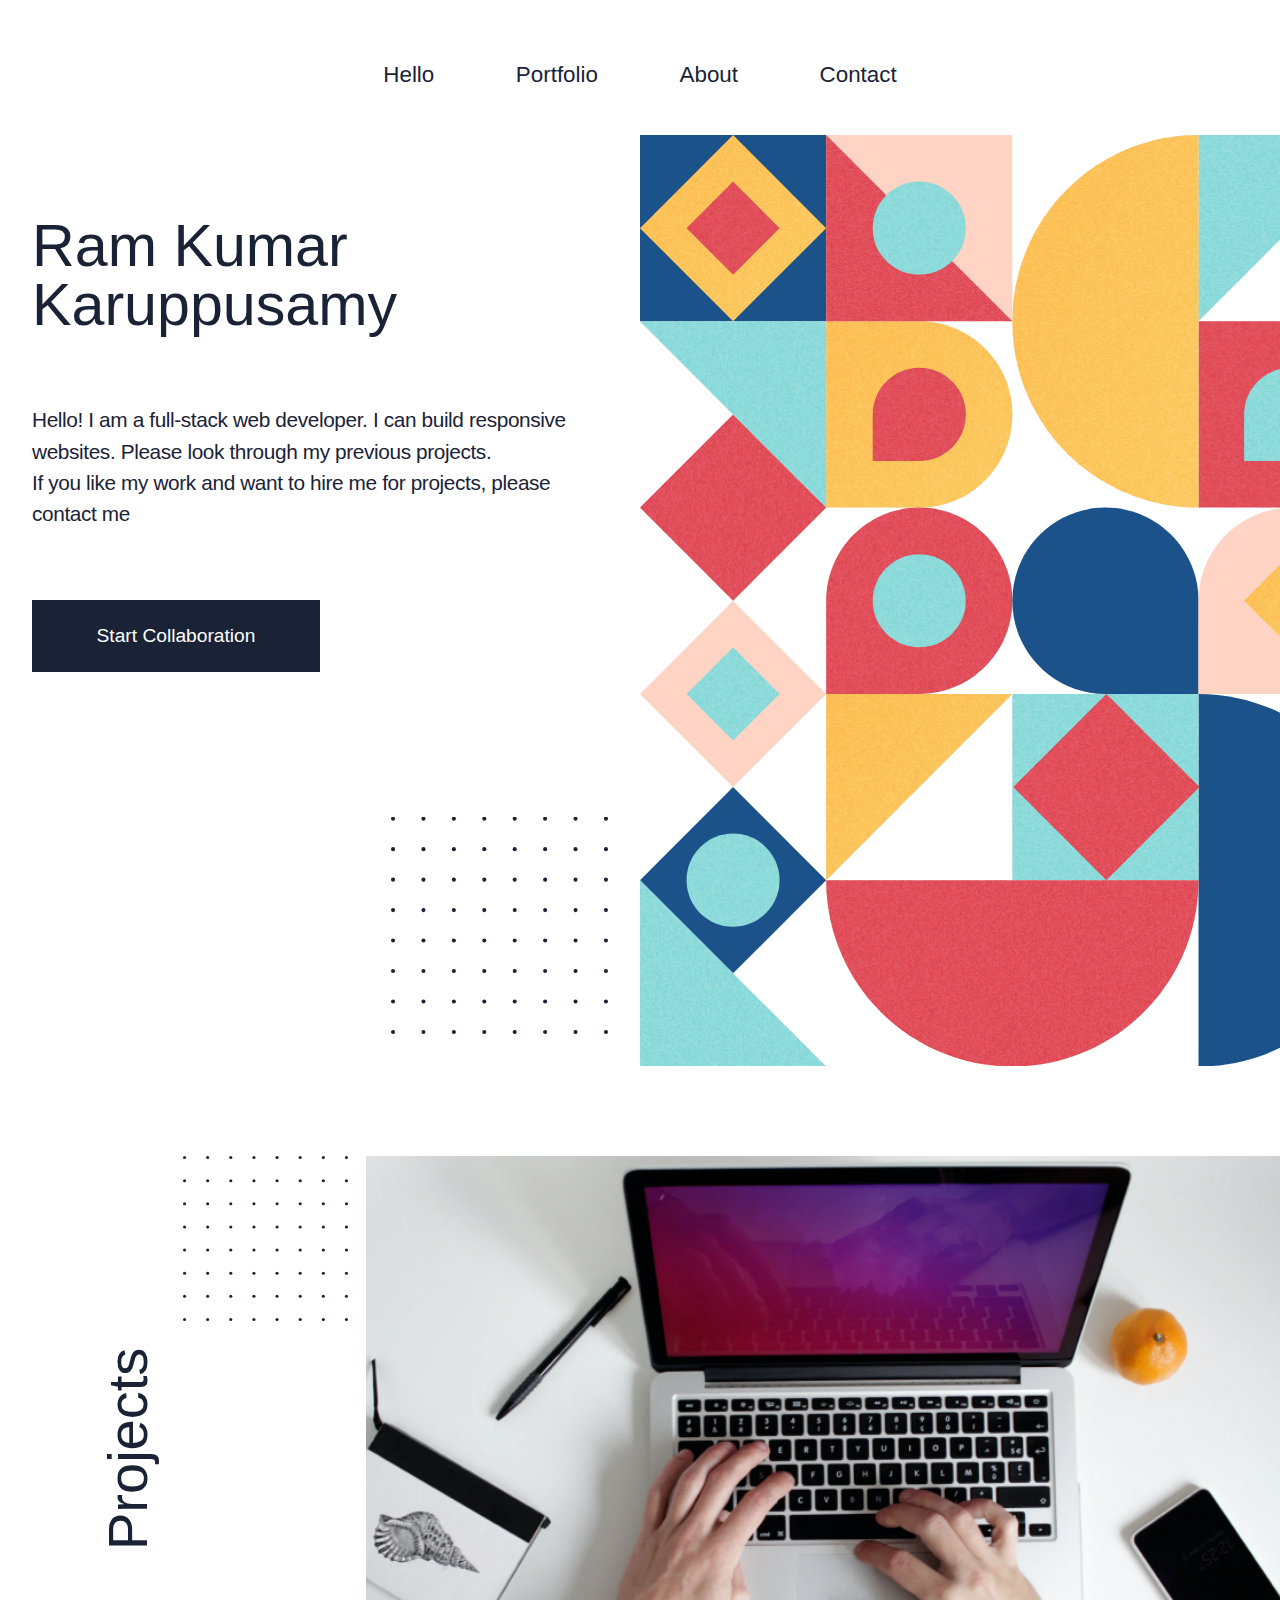
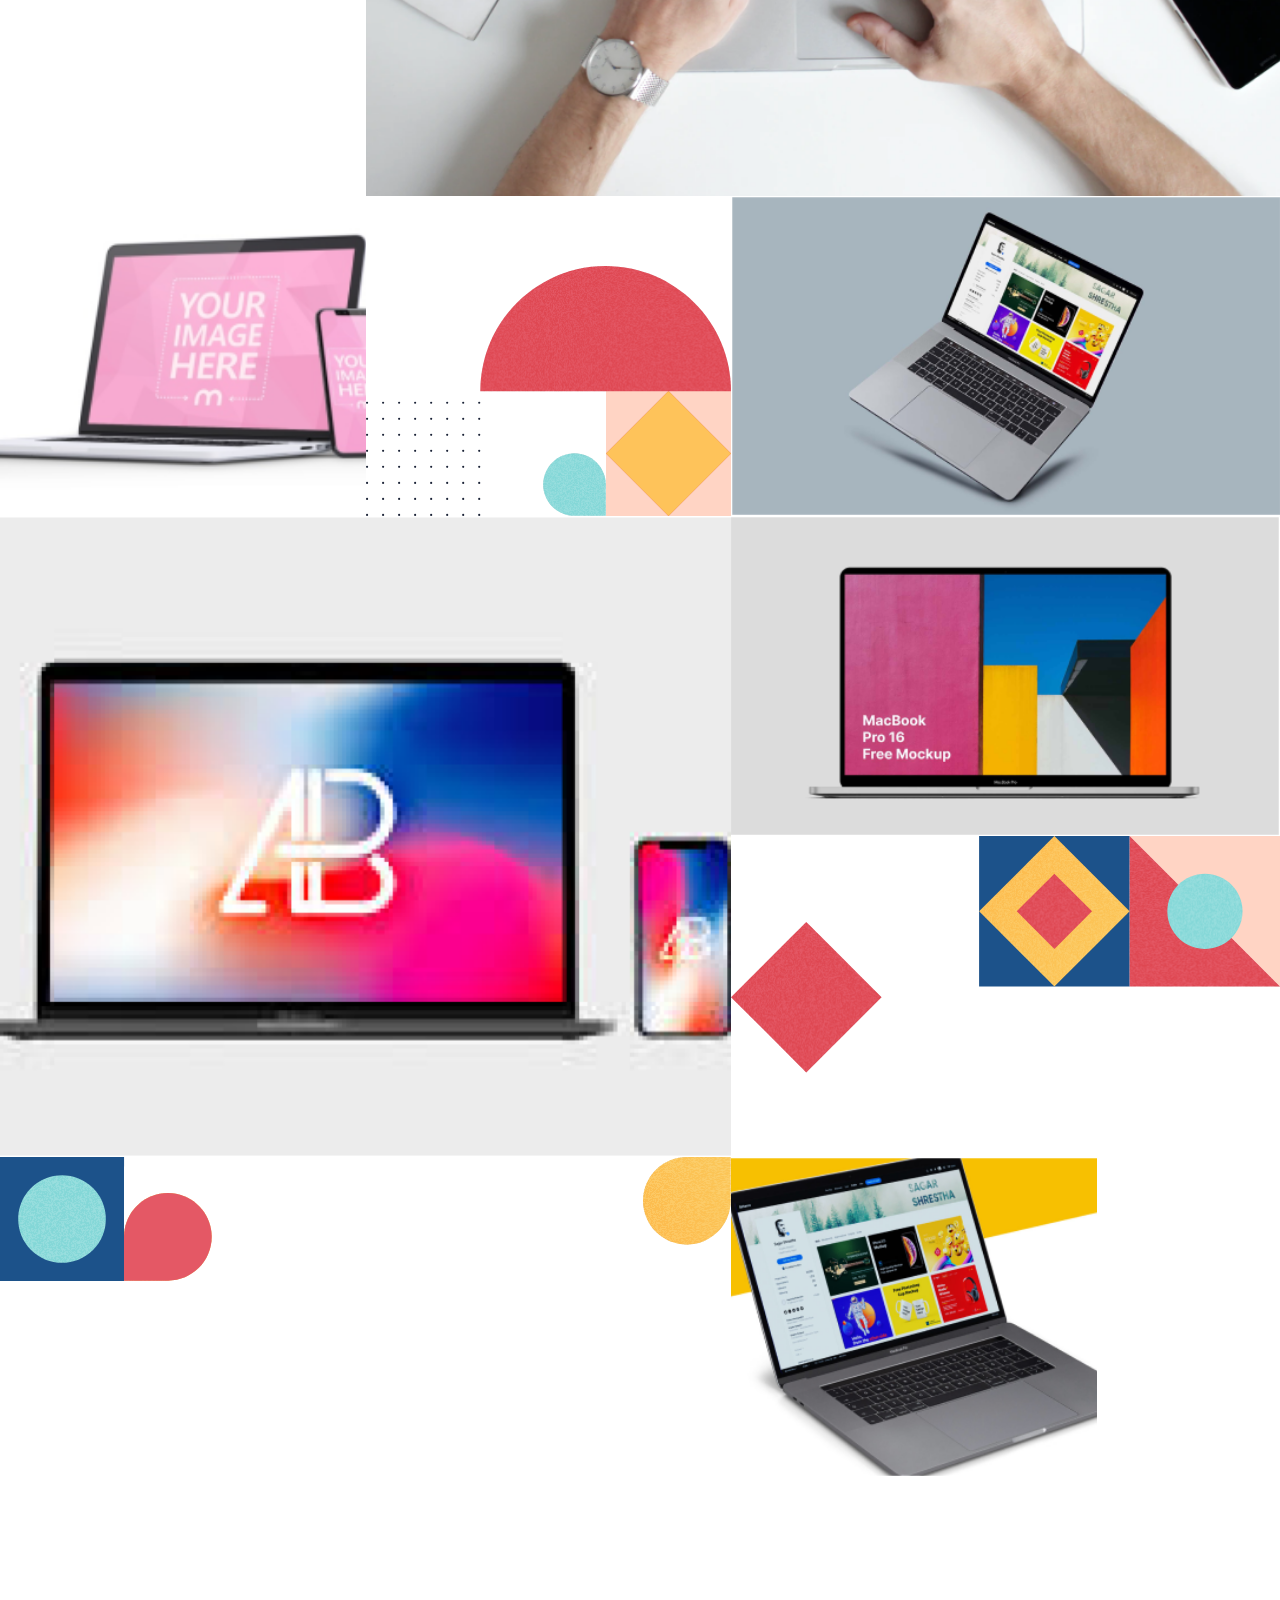
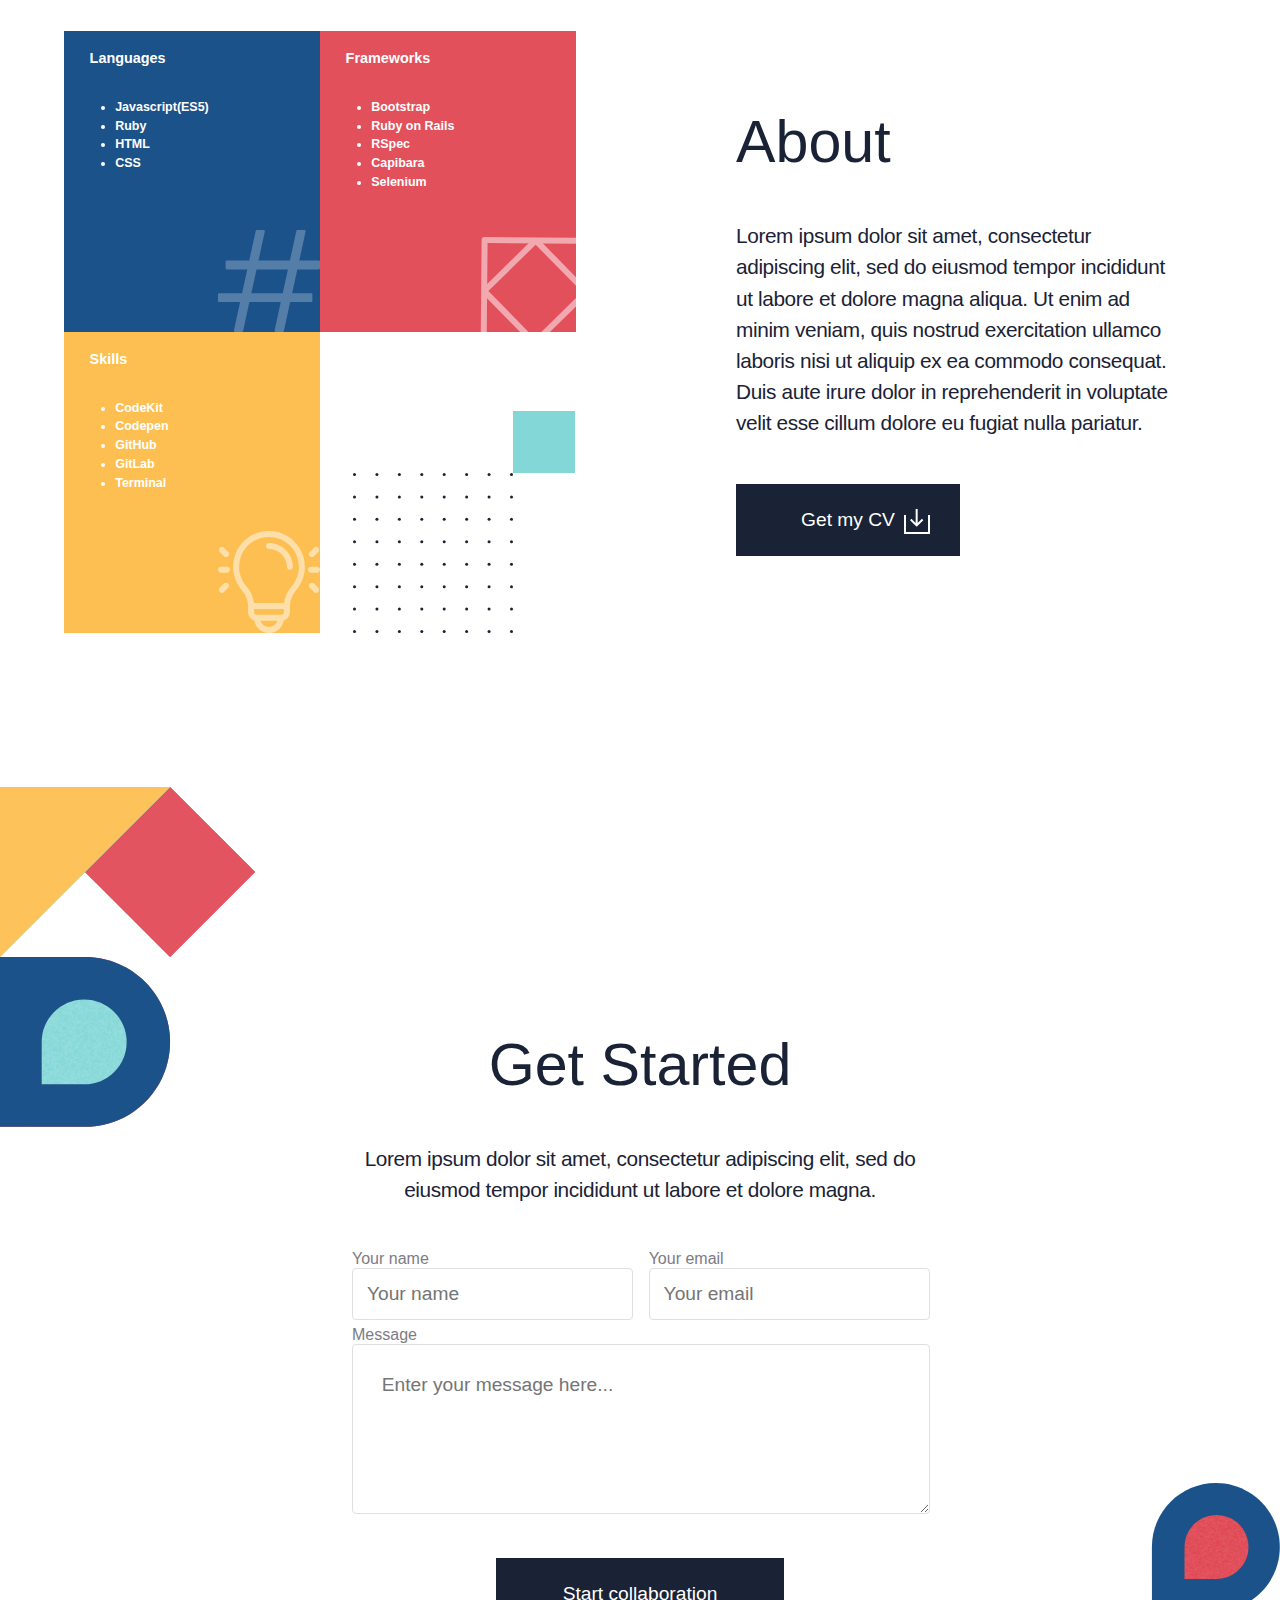
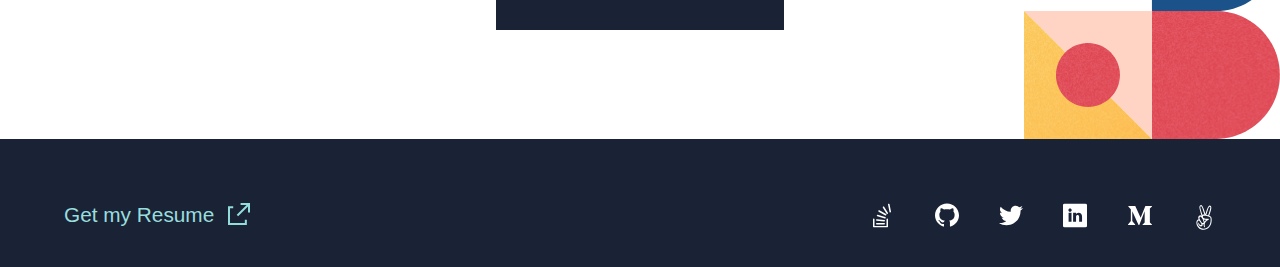
<file: index.html>
<!DOCTYPE html>
<html lang="en">

<head>
  <meta charset="UTF-8" />
  <meta http-equiv="X-UA-Compatible" content="IE=edge" />
  <meta name="viewport" content="width=device-width, initial-scale=1.0" />
  <link rel="stylesheet" href="css/styles.css" />
  <link rel="stylesheet" href="https://fonts.googleapis.com/css?family=Sofia">
  <title>Portfolio - Ram Kumar Karuppusamy</title>
</head>

<body>

  <div class="main-container">
    <header class="nav-header">
      <!-- logo image added in the background using css -->
      <nav class="nav-bar">
        <a href="#">
          <img class="toggle-menu-icon" id="toggle-menu-icon" data-toggle-menu="true" src="res-icons/ic_menu.svg"
            alt="toggle menu hamburger icon" />
        </a>
        <ul class="nav-list invisible">
          <li class="nav-list-item"><a href="#intro-section">Hello</a></li>
          <li class="nav-list-item"><a href="#projects-section">Portfolio</a></li>
          <li class="nav-list-item"><a href="#about-me-section">About</a></li>
          <li class="nav-list-item"><a href="#contact-me-section">Contact</a></li>
        </ul>
      </nav>
    </header>
    <!-- main intro section -->
    <section class="intro-section" id="intro-section">
      <div class="intro-container">
        <header>
          <h2 class="section-header">Ram Kumar Karuppusamy</h2>
          <p class="section-content">
            Hello! I am a full-stack web developer. I can build responsive
            websites. Please look through my previous projects. <br />If you like
            my work and want to hire me for projects, please contact me
          </p>
          <button class="button-generic button-intro">Start Collaboration</button>
          <div class="image-art-dot"></div>
        </header>
        <div class="image-art-intro"></div>
      </div>
      <!-- design art added in the background using css -->
    </section>
    <!-- porjects information section -->
    <section class="projects-section" id="projects-section">
      <h2 class="section-header">Projects</h2>
      <div class="projects-container">
        <div class="project-image-dot"></div>
        <div class="project-image-art-1"></div>
        <div class="project-image-art-2"></div>
        <div class="project-image-art-3"></div>
      </div>
    </section>
    <!-- About me section -->
    <section class="about-me-section" id="about-me-section">
      <header>
        <h2 class="section-header">About</h2>
        <p class="section-content">
          Lorem ipsum dolor sit amet, consectetur adipiscing elit, sed do
          eiusmod tempor incididunt ut labore et dolore magna aliqua. Ut enim
          ad minim veniam, quis nostrud exercitation ullamco laboris nisi ut
          aliquip ex ea commodo consequat. Duis aute irure dolor in
          reprehenderit in voluptate velit esse cillum dolore eu fugiat nulla
          pariatur.
        </p>
        <button class="button-generic button-aboutme">
          Get my CV
        </button>
      </header>
      <div class="skillset-grid">
        <!-- skill set 1 -->
        <div class="skillset skillset1">
          <h4 class="skillset-header">Languages</h4>
          <ul class="skill-list">
            <li class="skill-item">Javascript(ES5)</li>
            <li class="skill-item">Ruby</li>
            <li class="skill-item">HTML</li>
            <li class="skill-item">CSS</li>
          </ul>
        </div>
        <!-- skill set 2 -->
        <div class="skillset skillset2">
          <h4 class="skillset-header">Frameworks</h4>
          <ul class="skill-list">
            <li class="skill-item">Bootstrap</li>
            <li class="skill-item">Ruby on Rails</li>
            <li class="skill-item">RSpec</li>
            <li class="skill-item">Capibara</li>
            <li class="skill-item">Selenium</li>
          </ul>
        </div>
        <!-- skill set 3 -->
        <div class="skillset skillset3">
          <h4 class="skillset-header">Skills</h4>
          <ul class="skill-list">
            <li class="skill-item">CodeKit</li>
            <li class="skill-item">Codepen</li>
            <li class="skill-item">GitHub</li>
            <li class="skill-item">GitLab</li>
            <li class="skill-item">Terminal</li>
          </ul>
        </div>
        <div class="skillset-image-art"></div>
      </div>

    </section>
    <!-- Contacts section -->
    <section class="contact-me-section" id="contact-me-section">
      <div class="contact-container">
        <header class="contact-header">
          <h2 class="section-header">Get Started</h2>
          <p class="section-content">
            Lorem ipsum dolor sit amet, consectetur adipiscing elit, sed do
            eiusmod tempor incididunt ut labore et dolore magna.
          </p>
        </header>
        <!-- visitor cotact form -->
        <form class="visitor-form" action="https://formspree.io/f/mvoyeabj" method="post">
        <div class="form-item float-left">
          <label for="form-name">Your name</label>
          <input class="form-item-input form-item-name" id="form-name" type="text" name="name" placeholder="Your name"
            required maxlength="30" />
        </div>
        <div class="form-item float-right">
          <label for="form-email">Your email</label>
          <input class="form-item-input form-item-email" id="form-email" type="email" name="email"
            placeholder="Your email" required />
        </div>
        <div class="form-item">
          <label for="form-message">Message</label>
          <textarea class="form-item-input form-textarea" id="form-message" name="message" rows="5"
            placeholder="Enter your message here..." required maxlength="300"></textarea>
        </div>
        <small class="errmsg-container" aria-live="polite"></small>
        <button class="button-generic button-form-submit" type="submit">Start collaboration</button>
        </form>
      </div>

    </section>
    <footer class="social-links">
      <a class="resume-link" href="#">
        <div>Get my Resume</div>
        <div class="icon-placeholder"></div>
      </a>
      <!-- to do : update correct links for the portfolio -->
      <div class="link-container">
        <a href="www.stackoverflow.com">
          <img src="res-icons/ic_stackoverflow-1.svg" alt="stackoverflow icon white ">
        </a>
        <a href="www.github.com">
          <img src="res-icons/ic_github_white-1.svg" alt="github icon white ">
        </a>
        <a href="www.twitter.com">
          <img src="res-icons/ic_twitter-1.svg" alt="twitter bird icon white ">
        </a>
        <a href="www.linkedin.com">
          <img src="res-icons/ic_linkedin-1.svg" alt="linkedin icon white ">
        </a>
        <a href="www.medium.com">
          <img src="res-icons/ic_medium-1.svg" alt="medium icon white ">
        </a>
        <a href="www.angelist.com">
          <img src="res-icons/ic_angellist-1.svg" alt="angellist icon white ">
        </a>
      </div>
    </footer>
  </div>
  <script src="scripts/index.js"></script>
  <script src="scripts/validity.js"></script>
</body>

</html>
</file>
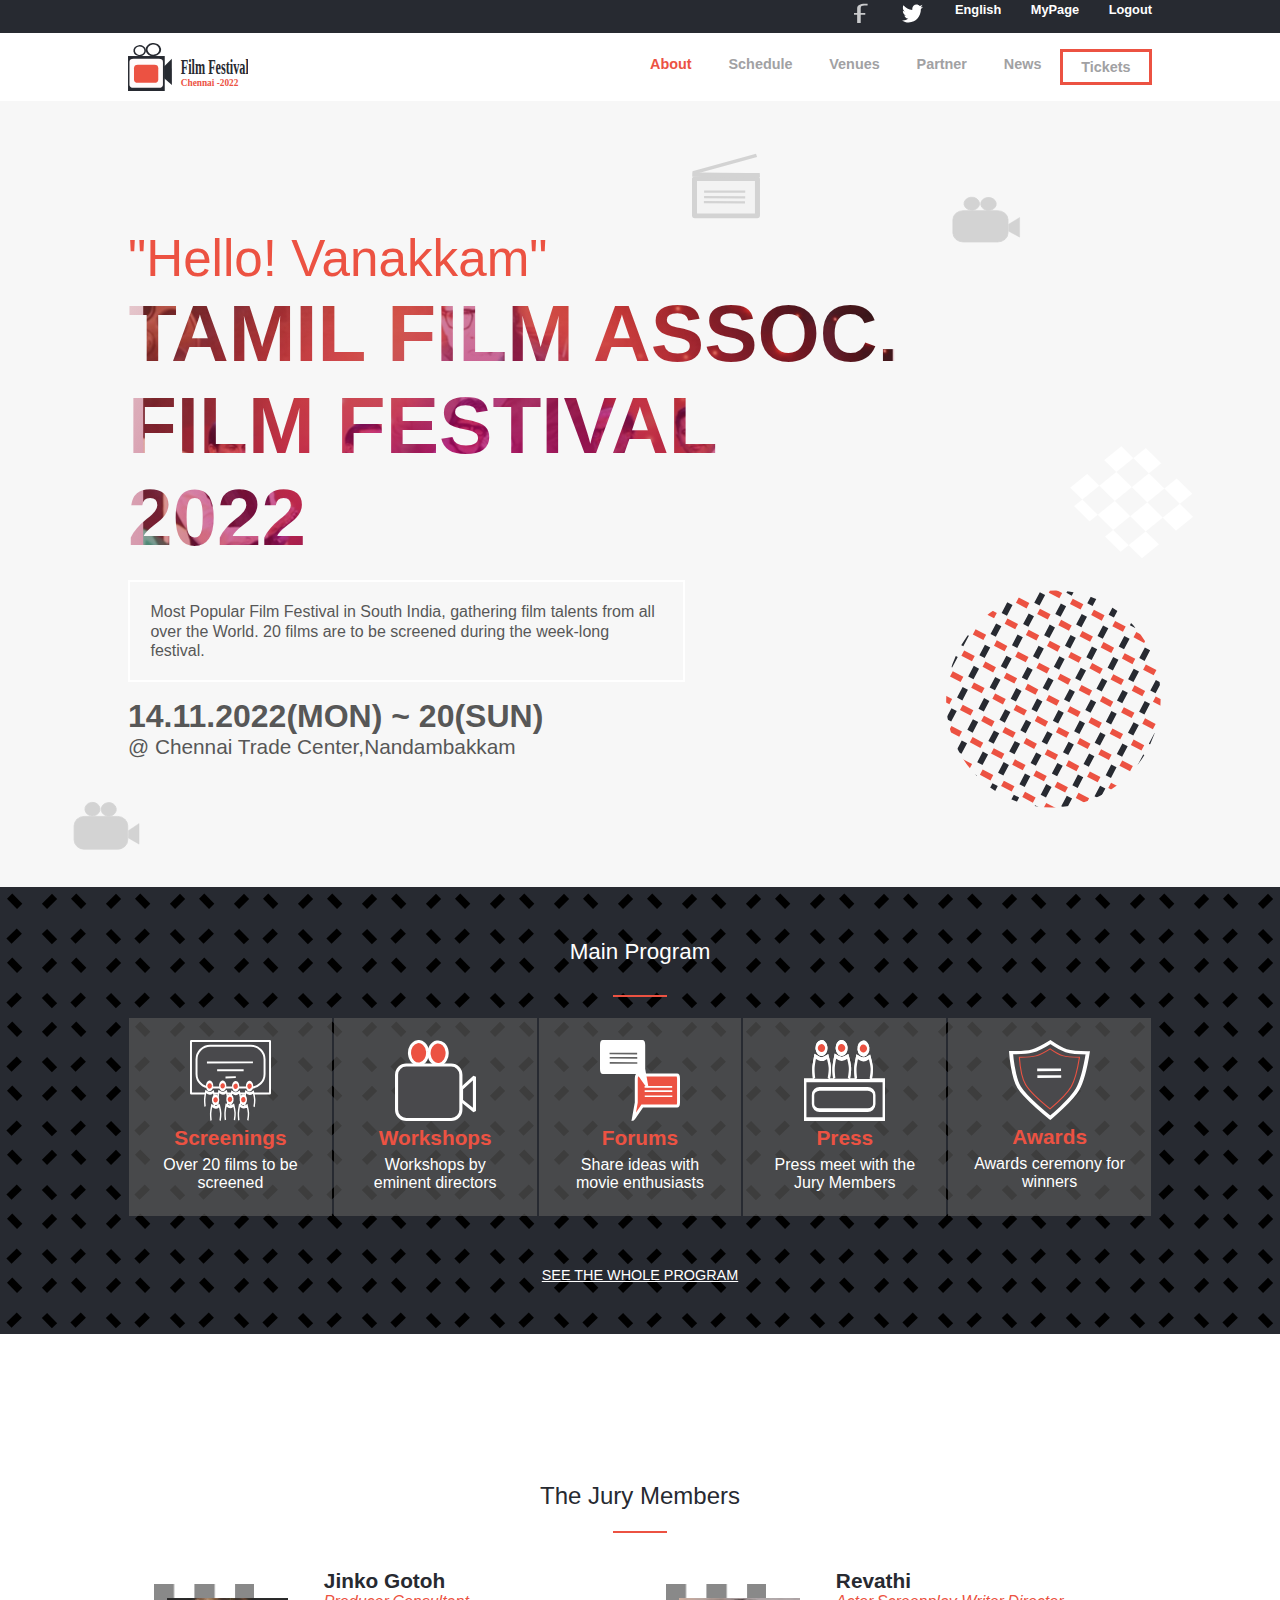
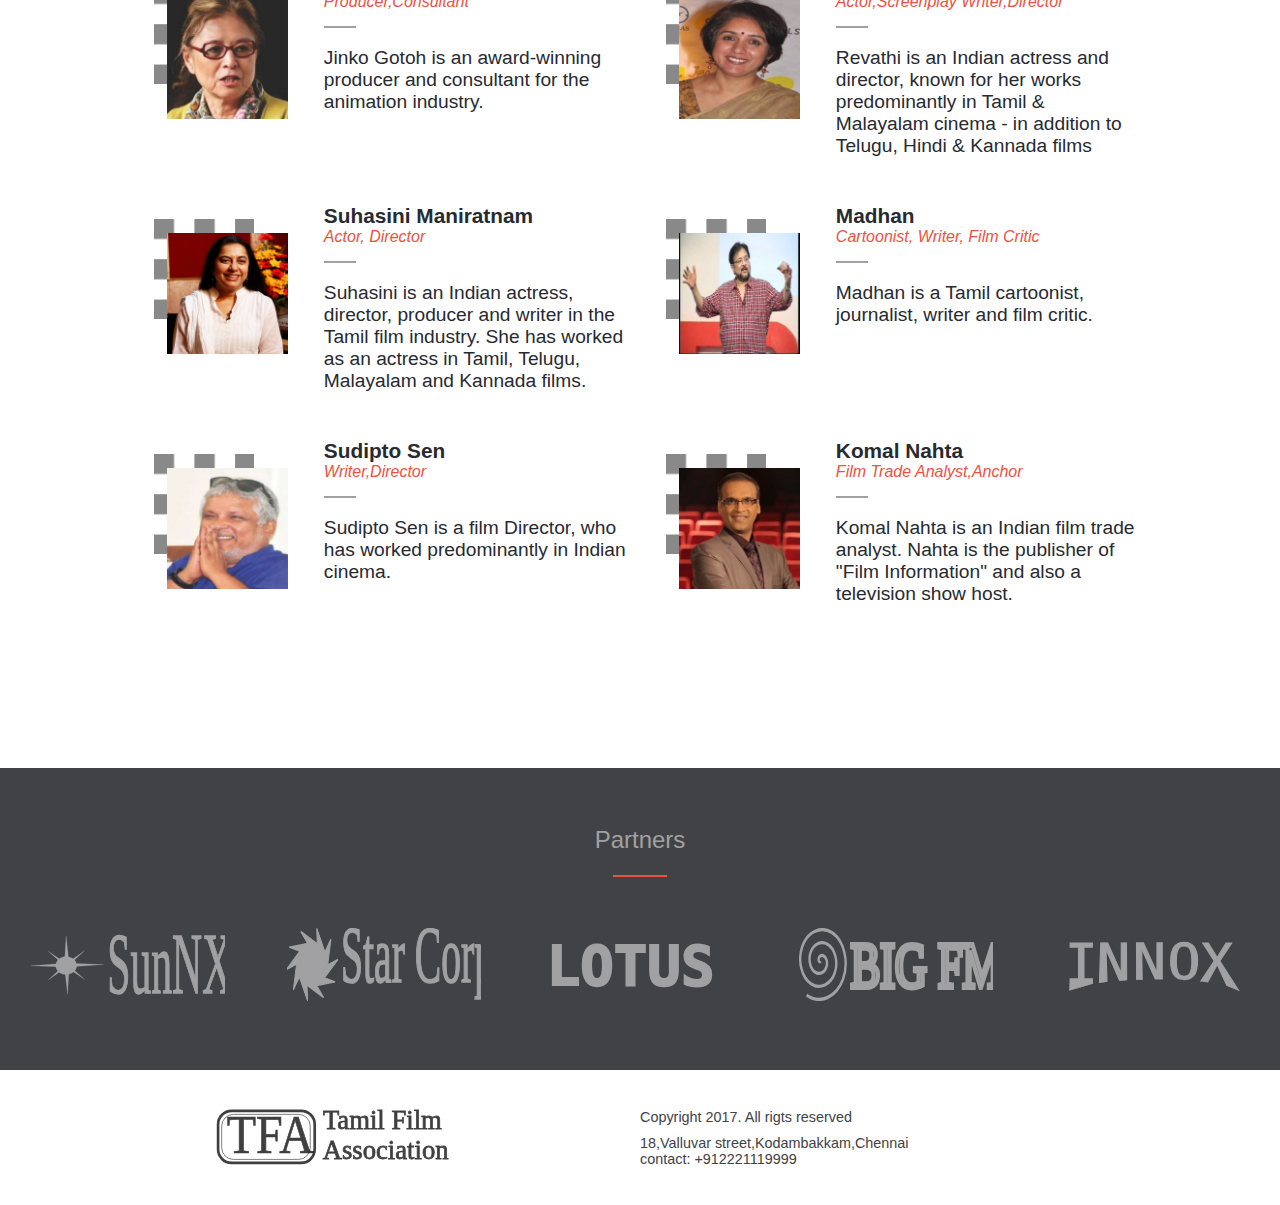
<file: filmfestival/index.html>
<!DOCTYPE html>
<html lang="en">

<head>
  <meta charset="UTF-8">
  <meta http-equiv="X-UA-Compatible" content="IE=edge">
  <meta name="viewport" content="width=device-width, initial-scale=1.0">
  <link rel="stylesheet" href="stylesheets/mainpagestyle.css">
  <title>Film Festival Chennai 2022</title>
</head>

<body>
  <header id="control-nav-bars">
    <a href="#" class="hamburger-wrapper"><img class="hamburger-icon" src="bg-icons/hamburger-icon.svg" alt="hamburger menu icon"></a>
    <div class="control-bar">
      <ul class="control-list no-style">
        <li class="control-list-item"><a href="https://www.facebook.com" target="_blank" rel="noopener"><img class="social-logo" src="bg-icons/facebook-icon.svg" alt="Facebook icon"></a></li>
        <li class="control-list-item"><a href="https://www.twitter.com" target="_blank" rel="noopener"><img class="social-logo" src="bg-icons/twitter-icon.svg" alt="Twitter icon"></a></li>
        <li class="control-list-item"><a href="">English</a></li>
        <li class="control-list-item"><a href="">MyPage</a></li>
        <li class="control-list-item"><a href="">Logout</a></li>
      </ul>
    </div>
    <div class="navigation-bar">
      <a href="index.html"><img class="logo-image" src="logo-resources/navbar-logo.svg" alt="image of video camera and title"></a>
      <ul class="navigation-list no-style">
        <li class="navigation-list-item"><a class="orange-text" href="about.html">About</a></li>
        <li class="navigation-list-item"><a href="">Schedule</a></li>
        <li class="navigation-list-item"><a href="">Venues</a></li>
        <li class="navigation-list-item"><a href="">Partner</a></li>
        <li class="navigation-list-item"><a href="">News</a></li>
        <li class="navigation-list-item orange-box"><a href="">Tickets</a></li>
      </ul>
    </div>
  </header>
  <section class="section-intro">
    <small class="header-welcome">"Hello! Vanakkam"</small>
    <h1 class="header-title">TAMIL FILM ASSOC.<br>FILM FESTIVAL<br>2022</h1>
    <p class="intro-description">Most Popular Film Festival in South India, gathering film talents from all
      over the World. 20 films are to be screened during the week-long festival.</p>
    <h2 class="date-detail">14.11.2022(MON) ~ 20(SUN)</h2>
    <p class="venue-detail">@ Chennai Trade Center,Nandambakkam</p>
  </section>
  <section class="section-program">
    <h2 class="header-programs">Main Program</h2>
    <div class="orange-line"></div>
    <div class="program-wrapper">
      <div class="program-tile">
        <img src="bg-icons/movie-screen-icon.svg" alt="movie screening" class="program-icon">
        <h4 class="program-title">Screenings</h4>
        <p class="program-description">Over 20 films to be screened</p>
      </div>
      <div class="program-tile">
        <img src="bg-icons/workshop-icon.svg" alt="movie screening" class="program-icon">
        <h4 class="program-title">Workshops</h4>
        <p class="program-description">Workshops by eminent directors</p>
      </div>
      <div class="program-tile">
        <img src="bg-icons/forum-icon.svg" alt="movie screening" class="program-icon">
        <h4 class="program-title">Forums</h4>
        <p class="program-description">Share ideas with movie enthusiasts</p>
      </div>
      <div class="program-tile">
        <img src="bg-icons/press-meet-icon.svg" alt="movie screening" class="program-icon">
        <h4 class="program-title">Press</h4>
        <p class="program-description">Press meet with the Jury Members</p>
      </div>
      <div class="program-tile">
        <img src="bg-icons/award-ceremony-icon.svg" alt="movie screening" class="program-icon">
        <h4 class="program-title">Awards</h4>
        <p class="program-description">Awards ceremony for winners</p>
      </div>
    </div>
    <div class="button-join"><a href="#">Join Film Festival 2022</a></div>
    <a class="button-whole-program" href="">SEE THE WHOLE PROGRAM</a>
  </section>
  <section class="section-members" id="section-members">
    <h2 class="header-members">The Jury Members</h2>
    <div class="orange-line"></div>
    <div class="card-container"></div>
    <div id="button-orange" class="button-orange">MORE<span><img src="bg-icons/down-arrow-icon.svg" alt="arrow pointing downwards"></span></div>
  </section>

  <section class="section-partners">
    <h2 class="header-partners">Partners</h2>
    <div class="orange-line"></div>
    <div class="partners-wrapper">
      <img src="logo-resources/partner-logo-1.svg" alt="Logo of SunNxt" class="partner-logo">
      <img src="logo-resources/partner-logo-2.svg" alt="Logo of Star Corp" class="partner-logo">
      <img src="logo-resources/partner-logo-3.svg" alt="Logo of Lotus" class="partner-logo">
      <img src="logo-resources/partner-logo-4.svg" alt="Logo of Big Fm" class="partner-logo">
      <img src="logo-resources/partner-logo-5.svg" alt="Logo of Innox" class="partner-logo">
    </div>
  </section>
  <footer class="footer-address">
      <img class="footer-logo-image" src="logo-resources/footer-logo-dark.svg" alt="Logo of Tamil Film Association">
      <div class="footer-info">
        <h4 class="footer-title">Copyright 2017. All rigts reserved</h4>
        <p class="footer-description">18,Valluvar street,Kodambakkam,Chennai<br> contact: +912221119999</p>
      </div>
  </footer>
  <script src="scripts/main-menu-popup.js" type="text/javascript"></script>
  <script src="scripts/load-cards.js" type="text/javascript"></script>
</body>

</html>
</file>
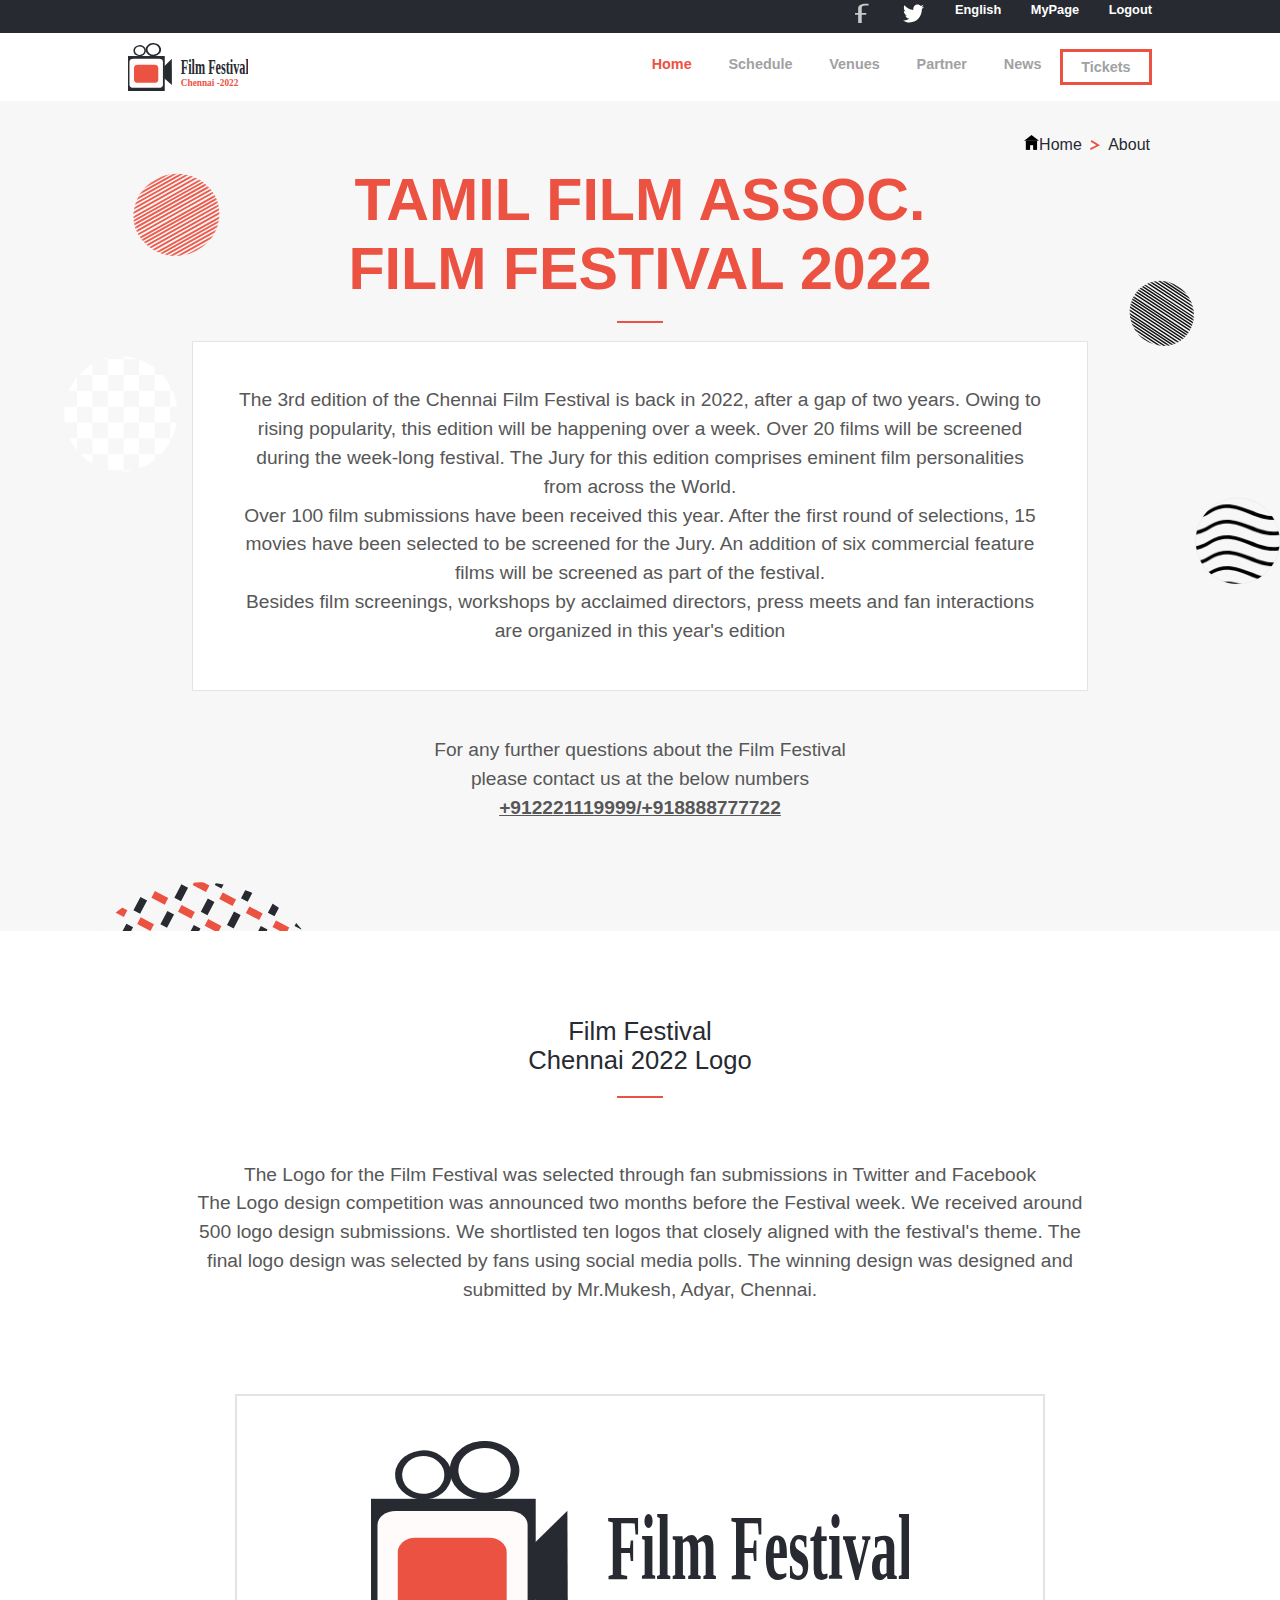
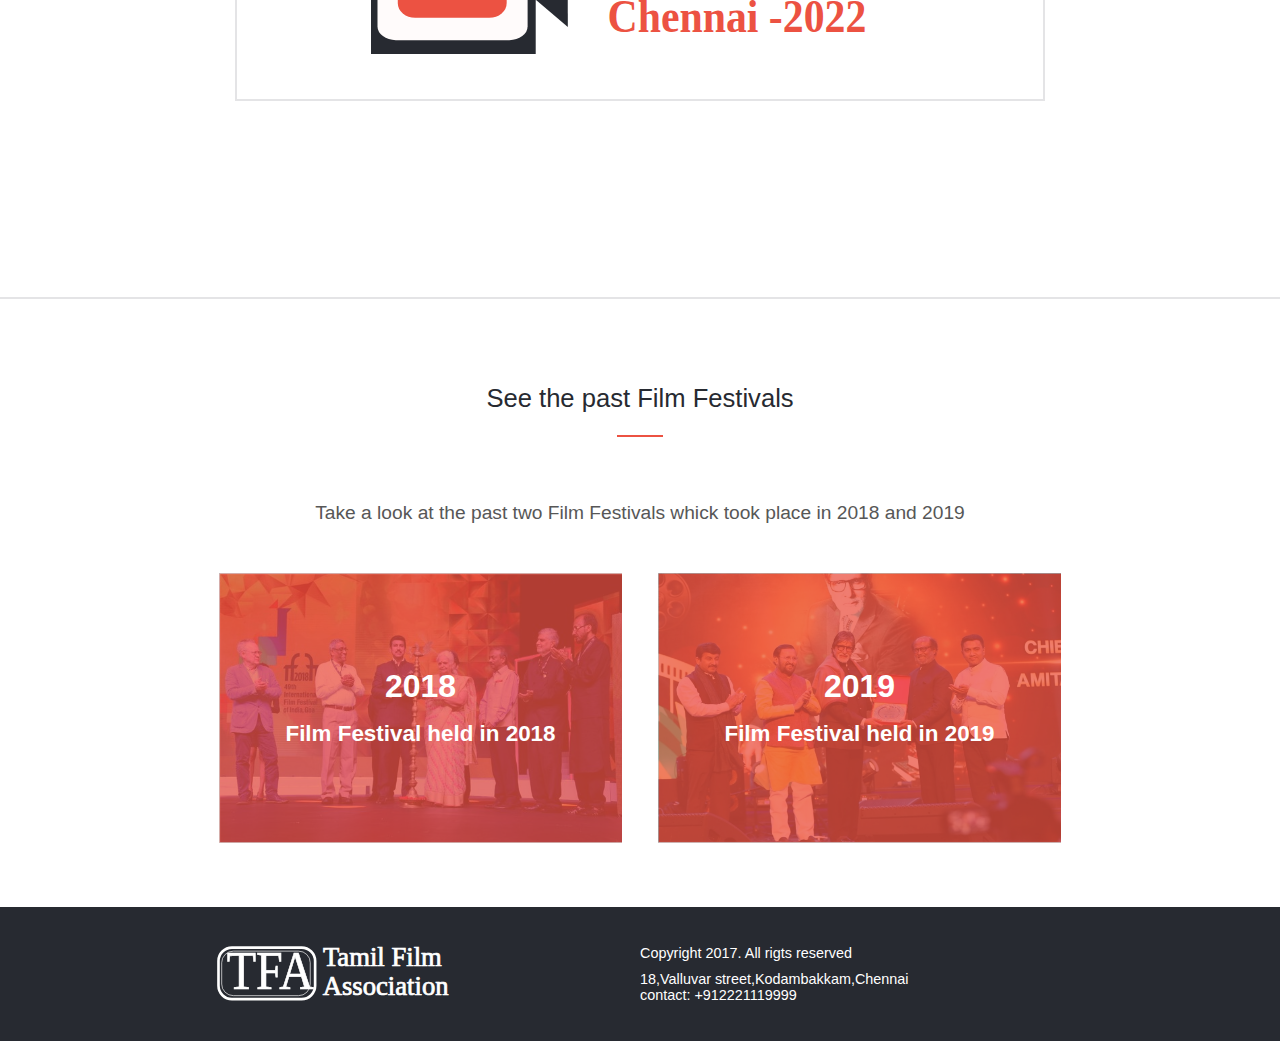
<file: filmfestival/about.html>
<!DOCTYPE html>
<html lang="en">

<head>
  <meta charset="UTF-8">
  <meta http-equiv="X-UA-Compatible" content="IE=edge">
  <meta name="viewport" content="width=device-width, initial-scale=1.0">
  <title>About Film Festival 2022</title>
  <link rel="stylesheet" href="stylesheets/aboutpagestyle.css">
</head>

<body>
  <header id="control-nav-bars">
    <a href="#" class="hamburger-wrapper"><img class="hamburger-icon" src="bg-icons/hamburger-icon.svg"
        alt="hamburger menu icon"></a>
    <div class="control-bar">
      <ul class="control-list no-style">
        <li class="control-list-item"><a href="https://www.facebook.com" target="_blank" rel="noopener"><img
              class="social-logo" src="bg-icons/facebook-icon.svg" alt="Facebook icon"></a></li>
        <li class="control-list-item"><a href="https://www.twitter.com" target="_blank" rel="noopener"><img
              class="social-logo" src="bg-icons/twitter-icon.svg" alt="Twitter icon"></a></li>
        <li class="control-list-item"><a href="">English</a></li>
        <li class="control-list-item"><a href="">MyPage</a></li>
        <li class="control-list-item"><a href="">Logout</a></li>
      </ul>
    </div>
    <div class="navigation-bar">
      <a href="index.html"><img class="logo-image" src="logo-resources/navbar-logo.svg"
          alt="image of video camera and title"></a>
      <ul class="navigation-list no-style">
        <li class="navigation-list-item"><a class="orange-text" href="index.html">Home</a></li>
        <li class="navigation-list-item"><a href="">Schedule</a></li>
        <li class="navigation-list-item"><a href="">Venues</a></li>
        <li class="navigation-list-item"><a href="">Partner</a></li>
        <li class="navigation-list-item"><a href="">News</a></li>
        <li class="navigation-list-item orange-box"><a href="">Tickets</a></li>
      </ul>
    </div>
  </header>
  <ul class="breadcrumb-nav no-style">
    <li><img class="breadcrumb-icon" src="bg-icons/home-icon-black.svg" alt="bradcrumbs home icon"><a
        href="index.html">Home</a></li>
    <li><img src="bg-icons/right-arrow-icon.svg" alt="right arrow icon orange"></li>
    <li>About</li>
  </ul>
  <section class="section-about">

    <small class="header-welcome">"Hello! Vanakkam"</small>
    <h1 class="header-title">TAMIL FILM ASSOC. <br>FILM FESTIVAL 2022 </h1>
    <div class="orange-line"></div>
    <div class="about-description-container">
      <p class="about-description">The 3rd edition of the Chennai Film Festival is back in 2022, after a gap of two
        years.
        Owing to rising popularity, this edition will be happening over a week. Over 20 films will be screened during
        the week-long festival. The Jury for this edition comprises eminent film personalities from across the World.
      </p>
      <p class="about-description-para2">Over 100 film submissions have been received this year. After the first round
        of
        selections, 15 movies have been selected to be screened for the Jury. An addition of six commercial feature
        films
        will be screened as part of the festival. </p>
      <p class="about-description-para2">Besides film screenings, workshops by acclaimed directors, press meets and
        fan interactions are organized in this year's edition
      </p>

    </div>
    <p class="about-contact-details">For any further questions about the Film Festival <br> please contact us at the
      below numbers <br><b><u>+912221119999/+918888777722</u></b></p>
  </section>
  <section class="section-logo-details">
    <h2 class="section-logo-title">Film Festival <br>Chennai 2022 Logo </h2>
    <div class="orange-line"></div>
    <p class="section-logo-description">The Logo for the Film Festival was selected through fan submissions in
      Twitter
      and Facebook</p>
    <p class="section-logo-description-1">The Logo design competition was announced two months before the Festival week.
      We received around 500 logo design submissions. We shortlisted ten logos that closely aligned with the festival's
      theme. The final logo design was selected by fans using social media polls. The winning design was designed and
      submitted by Mr.Mukesh, Adyar, Chennai.</p>
    <img class="section-logo-image" src="logo-resources/main-logo.svg" alt="Film Festival logo">
  </section>
  <div class="section-separator"></div>
  <section class="section-past-events">
    <h2 class="section-past-events-title">See the past Film Festivals</h2>
    <div class="orange-line"></div>
    <p class="section-past-events-description">Take a look at the past two Film Festivals whick took place in 2018 and
      2019</p>
    <div class="past-event-wrapper">
      <div class="past-event-tile past-event-tile1">
        <h3 class="past-event-tile-title">2018</h3>
        <p class="past-event-tile-description">Film Festival held in 2018</p>
      </div>
      <div class="past-event-tile past-event-tile2">
        <h3 class="past-event-tile-title">2019</h3>
        <p class="past-event-tile-description">Film Festival held in 2019</p>
      </div>
    </div>
  </section>
  <section class="section-partners">
    <h2 class="header-partners">Partners</h2>
    <div class="orange-line"></div>
    <div class="partners-wrapper">
      <img src="logo-resources/partner-logo-1.svg" alt="Logo of SunNxt" class="partner-logo">
      <img src="logo-resources/partner-logo-2.svg" alt="Logo of Star Corp" class="partner-logo">
      <img src="logo-resources/partner-logo-3.svg" alt="Logo of Lotus" class="partner-logo">
      <img src="logo-resources/partner-logo-4.svg" alt="Logo of Big Fm" class="partner-logo">
      <img src="logo-resources/partner-logo-5.svg" alt="Logo of Innox" class="partner-logo">
    </div>
  </section>
  <footer class="footer-address">
    <img class="footer-logo-image-light" src="logo-resources/footer-logo-light.svg"
      alt="Logo of Tamil Film Association">
    <img class="footer-logo-image-dark" src="logo-resources/footer-logo-dark.svg" alt="Logo of Tamil Film Association">
    <div class="footer-info">
      <h4 class="footer-title">Copyright 2017. All rigts reserved</h4>
      <p class="footer-description">18,Valluvar street,Kodambakkam,Chennai <br> contact: +912221119999</p>
    </div>
  </footer>
  <script src="scripts/about-menu-popup.js" type="text/javascript"></script>
</body>

</html>
</file>
<file: css/styles.css>
body {
  margin: 0 auto;
}

.scroll-lock {
  height: 100%;
  overflow: hidden;
}

.nav-bar {
  height: 5vh;
  background: #fff url("../res-icons/image_geometry_1.svg") 0 0 no-repeat;
  background-size: contain;
}

.nav-bar-expand {
  height: 100vh;
  background:
    url("../res-icons/image_geometry_menu_1.svg") 0 0 no-repeat,
    url("../res-icons/image_geometry_menu_2.svg") 0 100% no-repeat;
  background-size: 90%;
}

.nav-list {
  clear: right;
  list-style: none;
  height: 50%;
  text-align: center;
  padding-top: 30%;
  padding-bottom: 30%;
}

.nav-list-item > a {
  text-decoration: none;
  color: #1a2236;
  font-family: Poppins, sans-serif;
  font-size: 1em;
  line-height: 3em;
}

.toggle-menu-icon {
  float: right;
  padding: 5vw;
}

.invisible {
  display: none;
}

.intro-section {
  padding: 5vw;
}

.intro-container {
  display: grid;
  grid-template-rows: 2fr 2fr;
}

.image-art-intro {
  background: #fff url("../res-icons/image_geometry_2.svg") 0 100% no-repeat;
  background-size: cover;
}

.section-header {
  font-family: "Playfair Display", sans-serif;
  color: #1a2236;
  font-weight: 400;
  width: 100%;
  font-size: 2.4em;
  line-height: 100%;
}

.section-content {
  font-family: Poppins, sans-serif;
  font-size: 1.2em;
  font-weight: 400;
  width: 100%;
  color: #1a2236;
  line-height: 1.5em;
  letter-spacing: -0.01cm;
  margin-bottom: 5vh;
}

.button-generic {
  width: 100%;
  height: 7vh;
  font-family: Poppins, sans-serif;
  color: #fff;
  text-align: center;
  font-size: 1.2em;
  font-weight: 400;
  margin-bottom: 5vh;
  background: #1a2236;
}

.button-generic:hover {
  background: #fff;
  color: #1a2236;
  cursor: pointer;
}

.button-generic:active {
  border: 3px solid #1a2236;
}

.projects-section {
  padding: 5vw;
}

.projects-container {
  display: grid;
}

.project-tile {
  display: flex;
  flex-direction: column;
  justify-content: stretch;
}

.project-thumbnail {
  width: 100%;
  object-fit: cover;
}

.project-details {
  background: #1a2236;
  padding: 5vw;
}

.project-title {
  font-family: Poppins, sans-serif;
  color: #fff;
  font-weight: 300;
  line-height: 1em;
  font-size: 1.3em;
}

.tech-item-list {
  padding-left: 0;
  margin-left: 0;
  margin-bottom: 5vh;
  display: flex;
}

.tech-item {
  display: inline;
  font-family: Poppins, sans-serif;
  padding: 1vh;
  margin-right: 1vw;
  background: #98dede;
  color: #1a2236;
  font-size: 0.8em;
}

.popup-modal {
  width: 100%;
}

.popup-container {
  position: fixed;
  font-family: Poppins, sans-serif;
  z-index: 1;
  width: 90%;
  top: 0;
  left: 0;
  bottom: 0;
  right: 0;
  margin: 0 auto;
  padding: 5%;
  background: #fff;
  overflow-y: scroll;
  overflow-x: hidden;
}

.popup-header-container {
  width: 100%;
  display: flex;
  justify-content: space-between;
  align-items: center;
}

.popup-close-btn {
  object-fit: scale-down;
  width: 10%;
  height: 5%;
}

.popup-header {
  color: #1a2236;
  width: 60%;
  font-weight: 700;
  font-size: 1.8em;
  line-height: 1em;
}

.project-scroll-container {
  height: 40%;
  margin-top: 5vh;
}

.thumbnail-scroll {
  height: 15%;
  display: grid;
  column-gap: 5px;
  grid-template-columns: 1fr 1fr 1fr 1fr;
  grid-template-rows: 1fr;
}

.thumb-scroll-img {
  width: 100%;
  height: 100%;
  object-fit: cover;
}

.popup-description {
  color: #1a2236;
  font-weight: 400;
  font-size: 1.2em;
  line-height: 1.8em;
  text-align: left;
  word-wrap: normal;
}

.pop-btn-contnr {
  height: 20%;
  display: flex;
  flex-direction: column;
  justify-content: space-around;
  align-items: center;
}

.popup-button {
  width: 80%;
  padding: 10px;
  border: solid 3px #1a2236;
  color: #1a2236;
  font-family: Poppins, sans-serif;
  font-weight: 500;
  font-size: 1.25em;
  line-height: 1.5em;
  text-align: center;
  text-decoration: none;
}

.popup-button:hover {
  background: #1a2236;
  color: #fff;
  border: solid 3px #fff;
  cursor: pointer;
}

.left-button {
  float: left;
  width: 10%;
  min-height: 100%;
  border: 0;
  background: url("../res-icons/Vector 4.svg") 0 50% no-repeat;
}

.right-button {
  float: right;
  width: 10%;
  border: 0;
  background: url("../res-icons/Vector 5.svg") 100% 50% no-repeat;
  min-height: 100%;
}

.left-button:hover {
  cursor: pointer;
}

.right-button:hover {
  cursor: pointer;
}

.live-button {
  background: #fff url("../res-icons/ic_link.svg") 90% 30% no-repeat;
  background-size: 6%;
}

.src-button {
  background: #fff url("../res-icons/ic_github_white.svg") 90% 30% no-repeat;
  background-size: 6%;
}

.pop-tech-cntnr {
  margin: 0;
  padding: 0;
  width: 80%;
  list-style: none;
  display: flex;
}

.pop-tech-item {
  border: solid 1px #1a2236;
  font-weight: 300;
  font-size: 0.8em;
  line-height: 1em;
  text-align: center;
  padding: 1vh;
  margin: 0 1vh;
}

.proj-nav {
  display: none;
}

.button-project {
  width: 80%;
  border: 1px solid #fff;
  background: #1a2236 url("../res-icons/ic_arrow_right.svg") 90% 55% no-repeat;
}

.button-project:hover {
  background: #fff url("../res-icons/ic_arrow_right-9.svg") 90% 55% no-repeat;
}

.about-me-section {
  padding: 5vw;
  margin-bottom: 10vh;
}

.button-aboutme {
  background: #1a2236 url("../res-icons/ic_download.svg") 85% 55% no-repeat;
}

.skillset {
  padding: 5vh 15vw;
  margin-bottom: 3vh;
  color: #fff;
  font-family: Poppins, sans-serif;
}

.skillset1 {
  background: #1c528a url("../res-icons/ic_languages_mob.svg") 100% 100% no-repeat;
}

.skillset2 {
  background: #e2505c url("../res-icons/ic_framework.svg") 100% 100% no-repeat;
}

.skillset3 {
  background: #febf52 url("../res-icons/ic_skills.svg") 100% 100% no-repeat;
}

.skillset-header {
  font-size: 1.5em;
  font-weight: 800;
}

.skill-list {
  margin: 1vw;
  padding: 1vw;
}

.skill-item {
  font-weight: 600;
  font-size: 1.3em;
  line-height: 1.5em;
}

.contact-me-section {
  background: #f9f9fa url("../res-icons/image_geometry_1.svg") 0 0 no-repeat;
  padding: 5vw;
}

.contact-header {
  margin-top: 15vh;
}

.visitor-form {
  display: flex;
  flex-direction: column;
  align-items: stretch;
}

.form-item > label {
  display: none;
}

.form-item-input {
  background: #fff;
  width: 90%;
  border: solid 1px #dfdfe0;
  border-radius: 4px;
  padding: 5%;
  margin-bottom: 2%;
  font-family: Poppins, sans-serif;
  font-size: 1.2em;
}

.form-textarea {
  margin-bottom: 5%;
}

.errmsg-container {
  font-size: 0.8em;
  font-family: Poppins, sans-serif;
  font-weight: 400;
  margin-bottom: 1%;
  text-align: center;
}

.error-msg-color {
  color: #e2505c;
}

.errmsg-highlight {
  border: solid 3px #e2505c;
}

.social-links {
  display: flex;
  flex-direction: column;
  background: #1a2236;
  padding: 5%;
}

.resume-link {
  text-decoration: none;
  display: inline-flex;
  width: 40%;
}

.resume-link > div {
  color: #98dede;
  font-family: Poppins, sans-serif;
  font-style: normal;
  font-weight: 400;
  font-size: 1.3em;
}

.icon-placeholder {
  width: 20%;
  background: url("../res-icons/ic_link_teal.svg") 30% 10% no-repeat;
}

.link-container {
  margin-top: 5%;
  height: 100%;
  width: 100%;
  display: flex;
  justify-content: space-between;
}

.project-details-hover {
  position: absolute;
  width: 40%;
}

@media screen and (min-width: 768px) {
  /* styling for navigation bar elements -ram */
  .nav-bar {
    padding: 5vh;
    display: block;
    background: #fff;
  }

  .nav-list {
    margin: 0 auto;
    padding: 0;
    padding-top: 2vh;
    display: flex;
    width: 50%;
    justify-content: space-around;
    list-style-type: none;
    align-items: center;
  }

  .nav-list-item > a {
    padding: 2.5vh;
    text-decoration: none;
    font-family: Poppins, sans-serif;
    font-weight: 400;
    font-size: 1.4em;
    line-height: 1.7em;
    color: #1a2236;
  }

  .toggle-menu-icon {
    display: none;
  }

  /* stlying for intro section -ram */
  .intro-section {
    padding: 0;
  }

  .intro-container {
    height: 100%;
    display: grid;
    grid-template-columns: 1fr 1fr;
    grid-template-rows: 1fr;
  }

  .intro-container > header {
    padding: 5%;
    display: grid;
    grid-template-rows: 0.5fr 1fr 1fr 1fr;
  }

  .image-art-intro {
    background: url("../res-icons/image-geometry_1.svg") 0 0 no-repeat;
    background-size: cover;
  }

  .image-art-dot {
    background: url("../res-icons/image_dots-1.svg") 100% 100% no-repeat;
    background-size: contain;
  }

  .section-header {
    font-size: 3.7em;
  }

  .section-content {
    font-size: 1.3em;
  }

  .button-generic {
    height: 8vh;
    font-size: 1.2em;
    font-weight: 400;
    border: 0;
  }

  .button-generic:hover {
    border: solid 1px #1a2236;
    background: #fff;
    color: #1a2236;
    transition: background 500ms ease-out, color 1s linear;
  }

  .button-generic:active {
    border: solid 3px #1a2236;
  }

  .button-intro {
    width: 50%;
  }

  /* styling for projects section -ram */
  .projects-section {
    padding: 10vh 0;
  }

  .projects-container {
    grid-template-columns: repeat(7, 1fr);
    grid-template-rows: repeat(6, 1fr);
    gap: 0;
  }

  .projects-section > h2 {
    transform: rotate(-90deg);
    width: 50%;
    text-align: left;
    position: absolute;
    left: -15%;
    font-size: 3.5em;
  }

  .project-image-dot {
    grid-area: 1/2 / span 1 / span 1;
    background: url("../res-icons/image_dots-1.svg") 0 0 no-repeat;
    background-size: 90%;
  }

  .project-tile:hover {
    cursor: pointer;
  }

  .project-tile:active {
    border: solid 3px #1a2236;
  }

  .project-tile-1 {
    grid-area: 1/3 / span 2 / span 5;
  }

  .project-tile-2 {
    grid-area: 3/1 / span 1 / span 2;
  }

  .project-image-art-1 {
    grid-area: 3/3 / span 1 / span 2;
    background: url("../res-icons/image-geometry_2.svg") 0 100% no-repeat;
    background-size: contain;
  }

  .project-tile-3 {
    grid-area: 3 /5 / span 1 / span 3;
  }

  .project-tile-4 {
    grid-area: 4/ 1 / span 2 / span 4;
  }

  .project-tile-5 {
    grid-area: 4 /5 / span 1 / span 3;
  }

  .project-image-art-2 {
    grid-area: 5/5 / span 1 / span 3;
    background: url("../res-icons/image-geometry_3.svg") 0 0 no-repeat;
    background-size: contain;
  }

  .project-image-art-3 {
    grid-area: 6/ 1 / span 1 / span 4;
    background:
      url("../res-icons/image-geometry_5.svg") 0 0 no-repeat,
      url("../res-icons/image-geometry_4.svg") 100% 0 no-repeat;
  }

  .project-tile-6 {
    grid-area: 6 / 5 / span 1 / span 2;
  }

  .project-thumbnail {
    height: 100%;
    object-fit: cover;
  }

  .project-details {
    display: none;
  }

  .button-project {
    border: solid 2px #fff;
  }

  /* styling for popup */
  .popup-modal {
    position: fixed;
    font-family: Poppins, sans-serif;
    z-index: 1;
    width: 100%;
    top: 0;
    left: 0;
    bottom: 0;
    background: #1a2236;
    margin: 0 auto;
  }

  .popup-container {
    position: fixed;
    top: 5%;
    left: 5%;
    right: 5%;
    bottom: 5%;
    z-index: 2;
    width: 80%;
    background: #fff;
    overflow-y: scroll;
    overflow-x: hidden;
  }

  .popup-header {
    width: 100%;
    font-size: 3.2em;
    line-height: 2em;
  }

  .project-scroll-container {
    width: 100%;
    height: 60%;
    margin-top: 5vh;
  }

  .popup-description {
    width: 70%;
    margin: 0 auto;
    text-align: left;
    font-size: 1.1em;
    line-height: 1.9em;
    margin-top: 5vh;
  }

  .pop-btn-contnr {
    height: 10%;
    flex-direction: row;
    justify-content: center;
    margin: 0 auto;
    margin-top: 5vh;
    width: 100%;
  }

  .live-button {
    margin-right: 4vw;
    width: 30%;
  }

  .src-button {
    width: 30%;
  }

  .proj-nav {
    height: 10%;
    width: 100%;
    margin: 5vh auto;
    display: flex;
    justify-content: space-between;
    align-items: center;
  }

  .proj-nav-left {
    text-align: center;
    border: none;
    width: 40%;
    background: url("../res-icons/ic_arrow_left.svg") 0 0 no-repeat;
    background-size: contain;
    font-size: 1em;
    line-height: 1.2em;
    color: #1a2236;
  }

  .proj-nav-left:hover {
    cursor: pointer;
  }

  .proj-nav-right {
    text-align: center;
    border: none;
    width: 40%;
    background: url("../res-icons/ic_arrow_right-6.svg") 90% 0 no-repeat;
    background-size: contain;
    font-size: 1em;
    line-height: 1.2em;
    color: #1a2236;
  }

  .proj-nav-right:hover {
    cursor: pointer;
  }

  /* styling for about-me section -ram */

  .about-me-section {
    padding: 0;
    display: grid;
    grid-template-columns: 1fr 1fr;
  }

  .about-me-section > header {
    padding: 15%;
    order: 2;
  }

  .button-aboutme {
    width: 50%;
  }

  .skillset-grid {
    display: grid;
    order: 1;
    grid-template: 50% 50% / 50% 50%;
    padding: 10%;
  }

  .skillset {
    padding: 0 10%;
    margin: 0;
    font-size: 0.6em;
  }

  .skillset-image-art {
    background: url("../res-icons/image_dots_with_teal.svg") 100% 100% no-repeat;
  }

  /* styling for about-me section -ram */

  .contact-me-section {
    background:
      url("../res-icons/image-geometry_6.svg") 0 0 no-repeat,
      url("../res-icons/image-geometry_7.svg") 100% 100% no-repeat;
    background-size: 20%, 20%;
  }

  .contact-container {
    margin: 0 auto;
    width: 50%;
    display: flex;
    flex-direction: column;
    align-items: stretch;
    text-align: center;
  }

  .visitor-form {
    display: block;
  }

  .form-item > label {
    display: block;
    font-size: 1em;
    text-align: left;
    font-family: Poppins, sans-serif;
    color: #7d7c84;
  }

  .float-left {
    width: 48.5%;
    float: left;
  }

  .float-right {
    width: 48.5%;
    float: right;
  }

  .button-form-submit {
    width: 50%;
  }

  .errmsg-container {
    display: block;
    font-size: 1em;
    font-weight: 400;
    padding: 0;
    margin-top: 0;
    margin-bottom: 2%;
  }

  /* styling for footer with social media links -ram */

  .social-links {
    margin: 0;
    display: block;
  }

  .resume-link {
    width: 30%;
    float: left;
  }

  .link-container {
    margin: 0;
    float: right;
    width: 30%;
  }

  .link-container > a > img:hover {
    transform: scale(2);
    transition: transform 1s;
  }
}
</file>
<file: filmfestival/stylesheets/mainpagestyle.css>
.no-style {
  list-style: none;
}

a {
  text-decoration: none;
}

body {
  margin: 0;
  padding: 0;
  font-family: Lato, sans-serif;
  font-size: 16px;
}

.control-bar {
  display: none;
}

.hamburger-wrapper {
  position: absolute;
  left: 5%;
  top: 5%;
}

.navigation-bar {
  display: none;
}

.logo-image {
  display: none;
}

.section-intro {
  padding: 25% 5%;
  background: #f7f7f7 url('../bg-icons/main-page-bg.svg') 0 0 no-repeat;
  background-size: contain;
}

.header-welcome,
.header-title {
  color: #ec5242;
}

.header-welcome {
  font-size: 1.9em;
}

.header-title {
  margin: 0;
  font-size: 2.5em;
  font-weight: 900;
  -webkit-background-clip: text;
  color: transparent;
  background-image: url('../bg-icons/header-text-bg.svg');
}

.intro-description,
.date-detail,
.venue-detail {
  color: #575757;
}

.intro-description {
  padding: 5%;
  font-size: 1.1em;
  line-height: 1.5em;
  font-weight: 500;
  border: solid 2px #fff;
  background-color: #f7f7f7;
}

.date-detail {
  margin: 0;
  font-size: 2em;
  font-weight: 900;
}

.venue-detail {
  margin: 0;
  font-size: 1.3em;
}

.orange-line {
  width: 5%;
  margin: 2% auto;
  border: solid 1px #ec5242;
  background: #ec5242;
}

.section-program {
  display: flex;
  flex-direction: column;
  align-items: center;
  background: #272a31 url('../bg-icons/cross-icon-1.svg');
  background-size: 5%;
}

.header-programs {
  color: #fff;
  font-size: 1.4em;
  font-weight: 400;
  margin: 5% 0 1%;
}

.program-wrapper {
  display: flex;
  flex-direction: column;
  width: 90%;
}

.program-tile {
  display: flex;
  justify-content: space-between;
  background: rgba(87, 87, 87, 0.7);
  align-items: center;
  margin: 1% 0;
}

.program-icon {
  width: 15%;
  padding: 1%;
  object-fit: scale-down;
}

.program-title {
  width: 30%;
  color: #ec5242;
  font-size: 1.1em;
  font-weight: 800;
  text-align: center;
}

.program-description {
  padding: 0 1%;
  color: #fff;
  width: 45%;
  text-align: left;
  font-size: 0.9em;
}

.button-join {
  width: 70%;
  min-height: 25%;
  background: #ec5242;
  text-align: center;
  padding: 5% 0;
  margin: 10% 0;
}

.button-whole-program {
  display: none;
}

.button-join > a {
  color: #fff;
  font-size: 1.1em;
  font-weight: 500;
}

.header-members {
  text-align: center;
  font-size: 1.5em;
  font-weight: 500;
  color: #272a31;
}

.section-partners {
  display: none;
}

.footer-address {
  display: none;
}

.card-container {
  display: grid;
  grid-template-columns: 1fr;
}

.section-members {
  padding: 5%;
}

.member-card {
  display: flex;
  margin: 1% 0;
  max-height: 25vh;
  transition: max-height 0.5s ease-in-out;
  overflow: auto;
}

.member-image-container {
  background: url('../bg-icons/checkered-box-dark.svg') 0 0 no-repeat;
  background-size: 50%;
  width: 15vh;
  height: 15vh;
  position: relative;
  margin: 5%;
}

.member-img {
  object-fit: contain;
  max-width: 90%;
  max-height: 90%;
  position: absolute;
  right: 0;
  bottom: 0;
}

.member-text-content {
  padding: 2%;
  width: 60%;
}

.member-name,
.member-details {
  color: #272a31;
}

.member-details {
  font-size: 0.8em;
  font-weight: 400;
}

.member-name {
  font-size: 1.3em;
  font-weight: 600;
  padding: 0;
  margin: 0;
}

.member-job {
  color: #ec5242;
  font-size: 1em;
  font-weight: 500;
  font-style: oblique;
  padding: 0;
  margin: 0;
}

.grey-line {
  width: 10%;
  margin: 5% 0;
  border: solid 1px #a1a1a3;
  background: #a1a1a3;
}

.button-orange {
  font-size: 1.1em;
  padding: 2% 5%;
  color: #272a31;
  text-align: center;
  border: solid 2px #a1a1a3;
  border-radius: 5px;
}

.button-orange:hover {
  cursor: pointer;
}

.button-orange > span > img {
  object-fit: contain;
  max-height: 10%;
  padding: 0 2%;
}

.card-hidden {
  /* display: none; */
  max-height: 0;
  overflow: hidden;
  transition: max-height 0.5s ease-in-out;
}

.popup-window {
  margin: 0 auto;
  position: fixed;
  z-index: 999;
  top: 0;
  left: 0;
  bottom: 0;
  right: 0;
  overflow-x: hidden;
  overflow-y: hidden;
  background: #fff;
}

.menu-close-button {
  float: right;
  padding: 5%;
  height: 5%;
  width: 5%;
}

.popup-control-list {
  clear: both;
  list-style: none;
  display: flex;
  flex-direction: row;
  height: 5%;
  justify-content: space-around;
  align-items: center;
  margin-top: 10vh;
  background: #272a31;
}

.popup-control-list-item > a {
  min-height: 100%;
  color: #fff;
}

.popup-social-logo {
  object-fit: fill;
  height: 10%;
}

.popup-navigation-list {
  height: 60%;
  list-style: none;
  display: flex;
  flex-direction: column;
  justify-content: space-around;
  align-items: center;
}

.popup-navigation-list-item > a {
  color: #272a31;
  font-size: 1.4em;
  font-weight: 700;
  line-height: 2em;
}

.popup-navigation-list-item {
  text-align: center;
  width: 50%;
  border-bottom: solid 1px #a1a1a3;
}

.popup-navigation-list-item > .orange-text {
  color: #ec5242;
}

@media screen and (min-width: 769px) {
  .control-bar {
    display: block;
    background: #272a31;
    padding: 0 10%;
  }

  .control-list {
    margin: 0;
    display: flex;
    justify-content: flex-end;
  }

  .social-logo {
    padding-top: 10%;
    object-fit: contain;
    height: 70%;
  }

  .control-list-item {
    margin-left: 3%;
  }

  .control-list-item > a {
    color: #fff;
    font-size: 0.8em;
    font-weight: 700;
    line-height: 1.5em;
  }

  .navigation-bar {
    display: flex;
    justify-content: space-between;
    padding: 0 10%;
    align-items: center;
  }

  .hamburger-wrapper {
    display: none;
  }

  .logo-image {
    display: block;
    object-fit: contain;
  }

  .navigation-list {
    display: flex;
    justify-content: flex-end;
    width: 60%;
  }

  .navigation-list-item {
    padding: 1% 3%;
  }

  .navigation-list-item > a {
    color: #a1a1a3;
    font-size: 0.9em;
    font-weight: 600;
  }

  .navigation-list-item > .orange-text {
    color: #ec5242;
  }

  .orange-box {
    border: solid 3px #ec5242;
  }

  .section-intro {
    padding: 10% 10%;
    background-size: cover;
  }

  .header-welcome {
    font-size: 3.2em;
  }

  .header-title {
    font-size: 5em;
    font-weight: 900;
  }

  .intro-description {
    padding: 2%;
    width: 50%;
    font-size: 1em;
    line-height: 1.2em;
    font-weight: 500;
  }

  .section-program {
    padding: 0 10%;
  }

  .program-wrapper {
    flex-direction: row;
    justify-content: space-between;
    width: 100%;
  }

  .program-tile {
    width: 20%;
    flex-direction: column;
    justify-content: flex-start;
    padding: 2% 2%;
    margin: 0 1px;
  }

  .program-tile:hover {
    border: solid 3px #f7f7f7;
    cursor: pointer;
  }

  .program-icon {
    object-fit: cover;
    width: 50%;
  }

  .program-title,
  .program-description {
    width: 100%;
    margin: 2% 0;
    text-align: center;
  }

  .program-title {
    font-size: 1.3em;
  }

  .program-description {
    font-size: 1em;
    font-weight: 500;
  }

  .button-join {
    display: none;
  }

  .button-whole-program {
    display: block;
    color: white;
    text-decoration: underline;
    text-align: center;
    font-size: 0.9em;
    font-weight: 500;
    margin: 5% 0;
  }

  .section-members {
    padding: 10%;
  }

  .section-partners {
    display: block;
    background: #414246;
    padding: 3% 10%;
  }

  .header-partners {
    text-align: center;
    font-size: 1.5em;
    font-weight: 500;
    color: #a1a1a3;
  }

  .partners-wrapper {
    display: flex;
    justify-content: center;
  }

  .partner-logo {
    width: 19%;
    object-fit: cover;
    padding: 3%;
  }

  .footer-address {
    display: flex;
    justify-content: space-between;
    padding: 0 10%;
    align-items: center;
  }

  .footer-logo-image {
    width: 40%;
    object-fit: scale-down;
  }

  .footer-info {
    width: 50%;
  }

  .footer-title,
  .footer-description {
    text-align: left;
    margin: 2% 0;
    color: #414246;
    font-size: 0.9em;
    font-weight: 500;
  }

  .card-container {
    grid-template-columns: 1fr 1fr;
  }

  .member-details {
    font-size: 1.2em;
    font-weight: 400;
  }

  .member-image-container {
    background: url('../bg-icons/checkered-box-light.svg') 0 0 no-repeat;
  }

  .button-orange {
    display: none;
  }

  .popup-window {
    display: none;
  }
}
</file>
<file: filmfestival/stylesheets/aboutpagestyle.css>
.no-style {
  list-style: none;
}

a {
  text-decoration: none;
}

body {
  margin: 0;
  padding: 0;
  font-family: Lato, sans-serif;
  text-align: center;
  font-size: 16px;
}

.control-bar {
  display: none;
}

.hamburger-wrapper {
  position: absolute;
  left: 5%;
  top: 5%;
}

.navigation-bar {
  display: none;
}

.logo-image {
  display: none;
}

.orange-line {
  width: 5%;
  border: solid 1px #ec5242;
  background: #ec5242;
  margin: 2% auto;
}

.section-about {
  padding: 25% 10% 5%;
  background: #f7f7f7 url('../bg-icons/about-page-bg.svg') 0 0 no-repeat;
  background-size: contain;
}

.header-welcome,
.header-title {
  color: #ec5242;
}

.header-welcome {
  font-size: 1.7em;
}

.header-title {
  margin: 0;
  font-size: 2.5em;
  font-weight: 1000;
}

.about-description,
.about-contact-details,
.section-past-events-description,
.section-logo-description,
.about-description-para2,
.section-logo-description-1 {
  font-size: 1.1em;
  line-height: 2em;
  font-weight: 500;
  color: #575757;
  margin: 5% 0;
}

.about-description-container {
  padding: 5% 5%;
  border: 1px solid #e4e4e6;
  background: #fff;
}

.about-description-container > p {
  padding: 0;
}

.about-description-para2,
.section-logo-description-1 {
  display: none;
}

.section-logo-details {
  padding: 5%;
  margin-bottom: 10%;
}

.section-logo-title,
.section-past-events-title {
  font-size: 1.6em;
  font-weight: 400;
  color: #272a31;
}

.section-logo-image {
  width: 60%;
  height: 30%;
  padding: 5% 15%;
  object-fit: contain;
  border: solid 2px #e4e4e6;
}

.section-separator {
  border: solid 1px #e4e4e6;
}

.section-past-events {
  padding: 7.5%;
}

.past-event-wrapper {
  display: flex;
  flex-direction: column;
  align-items: center;
}

.past-event-tile-title,
.past-event-tile-description {
  color: #fff;
  margin: 2%;
}

.past-event-tile-title {
  font-size: 2em;
  font-weight: 900;
}

.past-event-tile-description {
  font-size: 1.4em;
  font-weight: 700;
}

.past-event-tile {
  display: flex;
  flex-direction: column;
  justify-content: center;
  height: 30vh;
  width: 85%;
  margin-bottom: 5%;
}

.past-event-tile:hover {
  cursor: pointer;
}

.past-event-tile1 {
  background: url('../bg-icons/festival-bg-1.svg') 0 0 no-repeat;
  background-size: cover;
}

.past-event-tile2 {
  background: url('../bg-icons/festival-bg-2.svg') 0 0 no-repeat;
  background-size: cover;
}

.section-partners {
  background: #414246;
  padding: 5% 0;
}

.header-partners {
  font-size: 1.5em;
  font-weight: 500;
  color: #a1a1a3;
}

.partners-wrapper {
  display: flex;
  flex-wrap: wrap;
  justify-content: center;
  align-items: center;
}

.partner-logo {
  max-height: 4vh;
  padding: 3%;
  width: 20%;
  object-fit: contain;
}

.footer-address {
  display: flex;
  justify-content: center;
  padding: 0 5%;
  align-items: center;
  background: #fff;
  color: #272a31;
}

.footer-logo-image-light {
  display: none;
}

.footer-logo-image-dark {
  display: block;
  width: 50%;
  object-fit: scale-down;
}

.footer-info {
  width: 50%;
  text-align: left;
}

.footer-title {
  margin: 0;
  font-size: 0.8em;
}

.footer-description {
  margin-top: 1%;
  font-size: 0.8em;
}

.popup-window {
  margin: 0 auto;
  position: fixed;
  z-index: 999;
  top: 0;
  left: 0;
  bottom: 0;
  right: 0;
  overflow-x: hidden;
  overflow-y: hidden;
  background: #fff;
}

.menu-close-button {
  float: right;
  padding: 5%;
  height: 5%;
  width: 5%;
}

.popup-control-list {
  clear: both;
  list-style: none;
  display: flex;
  flex-direction: row;
  height: 5%;
  justify-content: space-around;
  align-items: center;
  margin-top: 10vh;
  background: #272a31;
}

.popup-control-list-item > a {
  min-height: 100%;
  color: #fff;
}

.popup-social-logo {
  object-fit: fill;
  height: 10%;
}

.popup-navigation-list {
  height: 60%;
  list-style: none;
  display: flex;
  flex-direction: column;
  justify-content: space-around;
  align-items: center;
}

.popup-navigation-list-item > a {
  color: #272a31;
  font-size: 1.4em;
  font-weight: 700;
  line-height: 2em;
}

.popup-navigation-list-item {
  text-align: center;
  width: 50%;
  border-bottom: solid 1px #a1a1a3;
}

.popup-navigation-list-item > .orange-text {
  color: #ec5242;
}

.breadcrumb-nav {
  display: none;
}

@media screen and (min-width: 769px) {
  .control-bar {
    display: block;
    background: #272a31;
    padding: 0 10%;
  }

  .control-list {
    margin: 0;
    display: flex;
    justify-content: flex-end;
  }

  .social-logo {
    object-fit: scale-down;
    height: 70%;
    padding-top: 10%;
  }

  .control-list-item {
    margin-left: 3%;
  }

  .control-list-item > a {
    color: #fff;
    font-size: 0.8em;
    font-weight: 700;
    line-height: 1.5em;
  }

  .navigation-bar {
    display: flex;
    justify-content: space-between;
    padding: 0 10%;
    align-items: center;
  }

  .hamburger-wrapper {
    display: none;
  }

  .logo-image {
    display: block;
    object-fit: contain;
  }

  .navigation-list {
    display: flex;
    justify-content: flex-end;
    width: 60%;
  }

  .navigation-list-item {
    padding: 1% 3%;
  }

  .navigation-list-item > a {
    color: #a1a1a3;
    font-size: 0.9em;
    font-weight: 600;
  }

  .navigation-list-item > .orange-text {
    color: #ec5242;
  }

  .orange-box {
    border: solid 3px #ec5242;
  }

  .section-about,
  .section-logo-details,
  .section-past-events {
    padding: 5% 15%;
  }

  .breadcrumb-nav {
    display: block;
    margin: 0;
    padding: 0;
    position: absolute;
    right: 10%;
    top: 15%;
    margin-bottom: 5%;
  }

  .breadcrumb-nav > li {
    display: inline;
    padding: 0 2px;
    color: #272a31;
  }

  .breadcrumb-nav > li > a {
    color: #272a31;
  }

  .breadcrumb-icon {
    object-fit: contain;
  }

  .header-welcome {
    display: none;
  }

  .header-title {
    margin: 0;
    font-size: 3.7em;
    font-weight: 900;
  }

  .section-about {
    background-size: cover;
  }

  .section-partners {
    display: none;
  }

  .about-description,
  .about-contact-details,
  .section-past-events-description,
  .section-logo-description,
  .about-description-para2,
  .section-logo-description-1 {
    padding: 5% 5%;
    font-size: 1.2em;
    line-height: 1.5em;
    font-weight: 500;
    color: #575757;
    margin: 0;
  }

  .about-description-para2,
  .section-logo-description-1 {
    display: block;
  }

  .section-logo-description {
    margin: 0;
    padding: 5% 0 0;
  }

  .section-logo-description-1 {
    padding: 0 0 5%;
    margin: 0 0 5%;
  }

  .past-event-wrapper {
    display: flex;
    flex-direction: row;
    justify-content: center;
    align-items: center;
  }

  .past-event-tile {
    margin: 0 2%;
    display: flex;
    flex-direction: column;
    justify-content: center;
    height: 30vh;
    width: 45%;
  }

  .footer-address {
    display: flex;
    justify-content: space-between;
    padding: 0 10%;
    align-items: center;
    background: #272a31;
    color: #fff;
  }

  .footer-logo-image-light {
    display: block;
    width: 40%;
    object-fit: scale-down;
  }

  .footer-logo-image-dark {
    display: none;
  }

  .footer-info {
    width: 50%;
  }

  .footer-title,
  .footer-description {
    text-align: left;
    margin: 2% 0;
    font-size: 0.9em;
    font-weight: 500;
  }

  .popup-window {
    display: none;
  }
}
</file>
